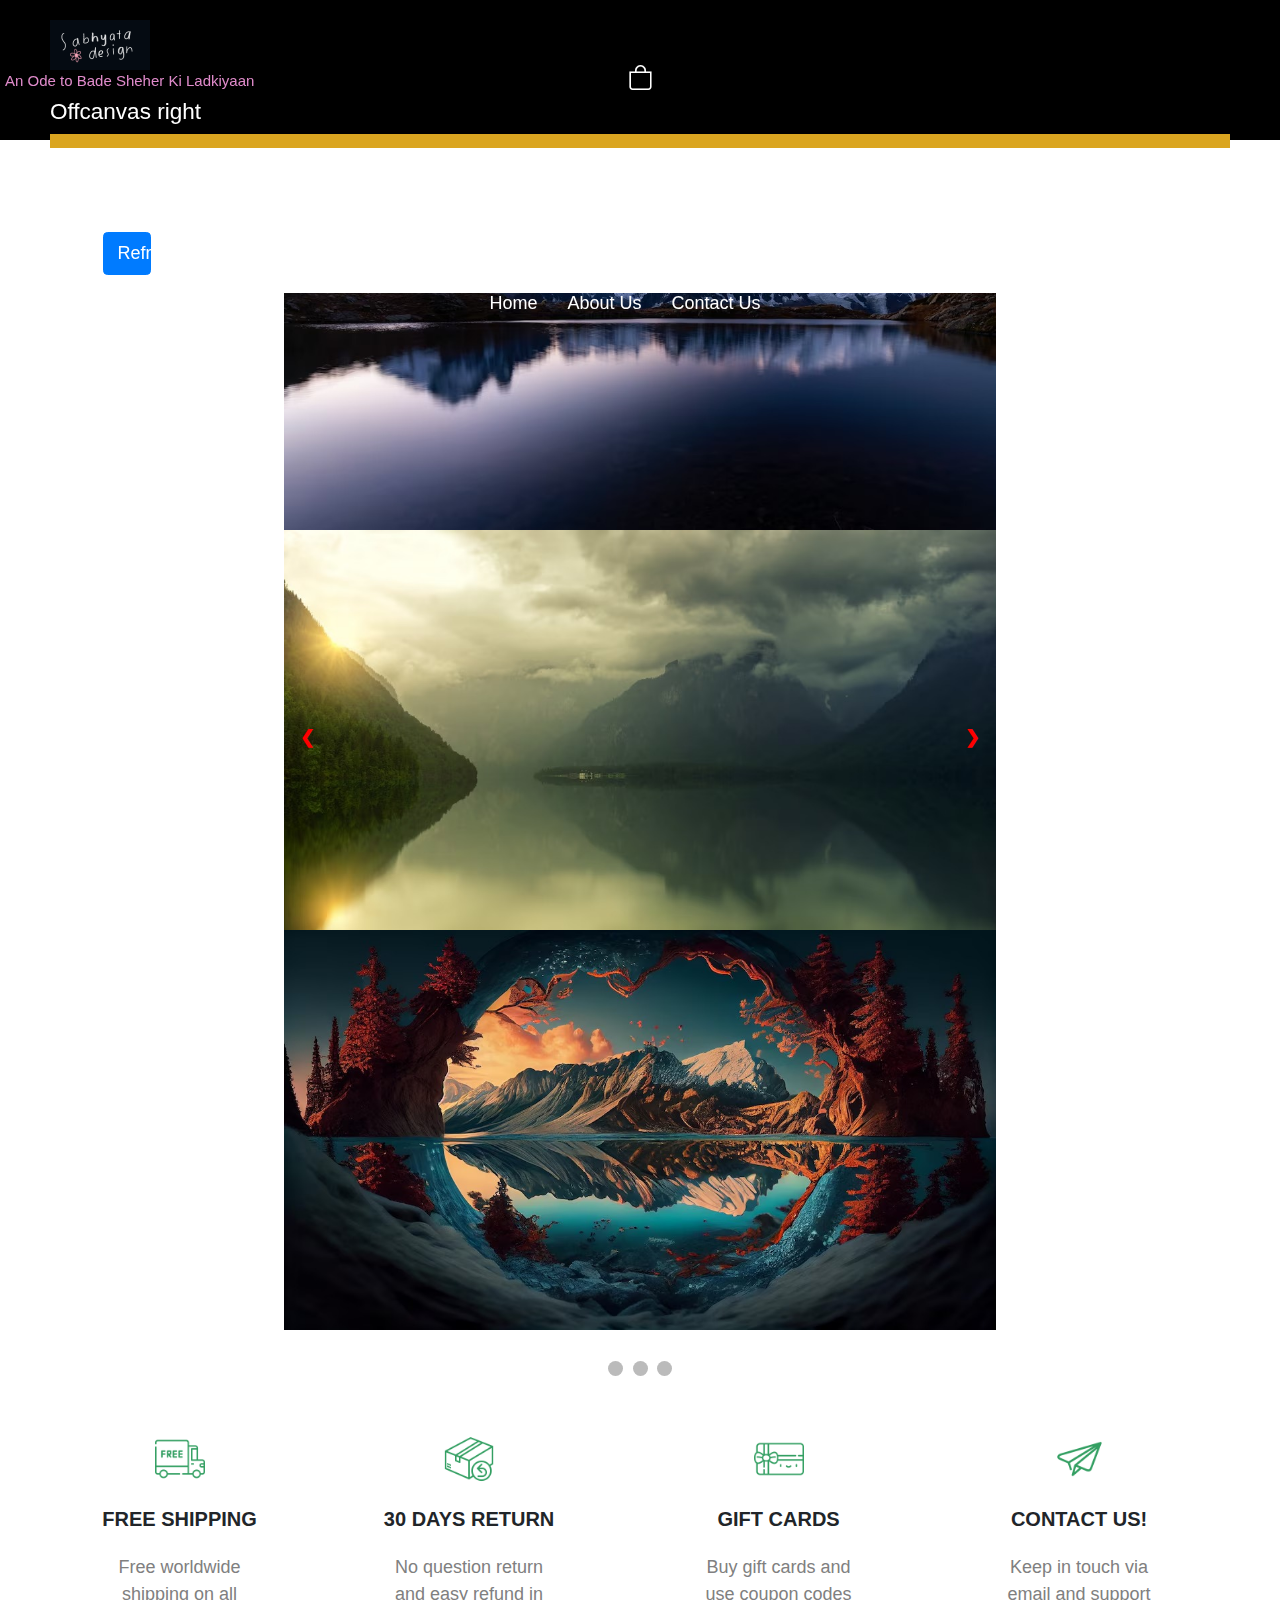
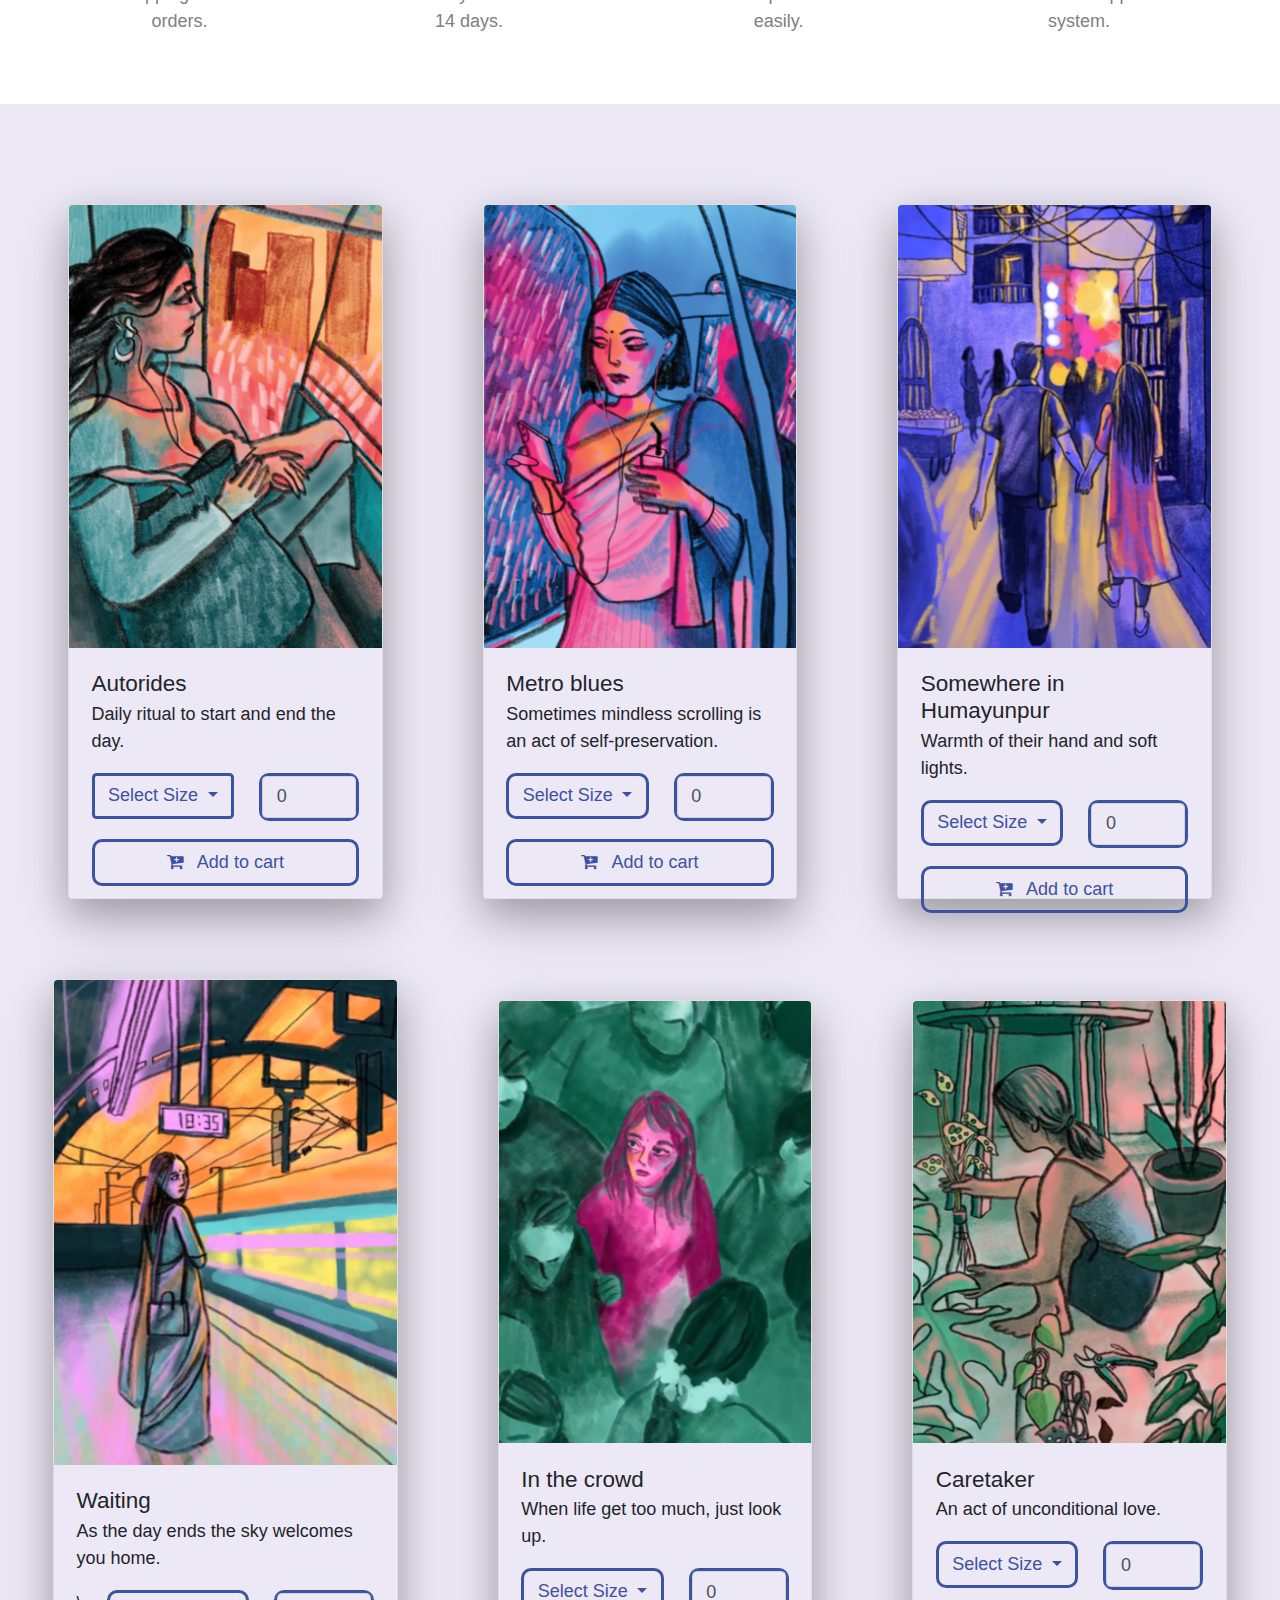
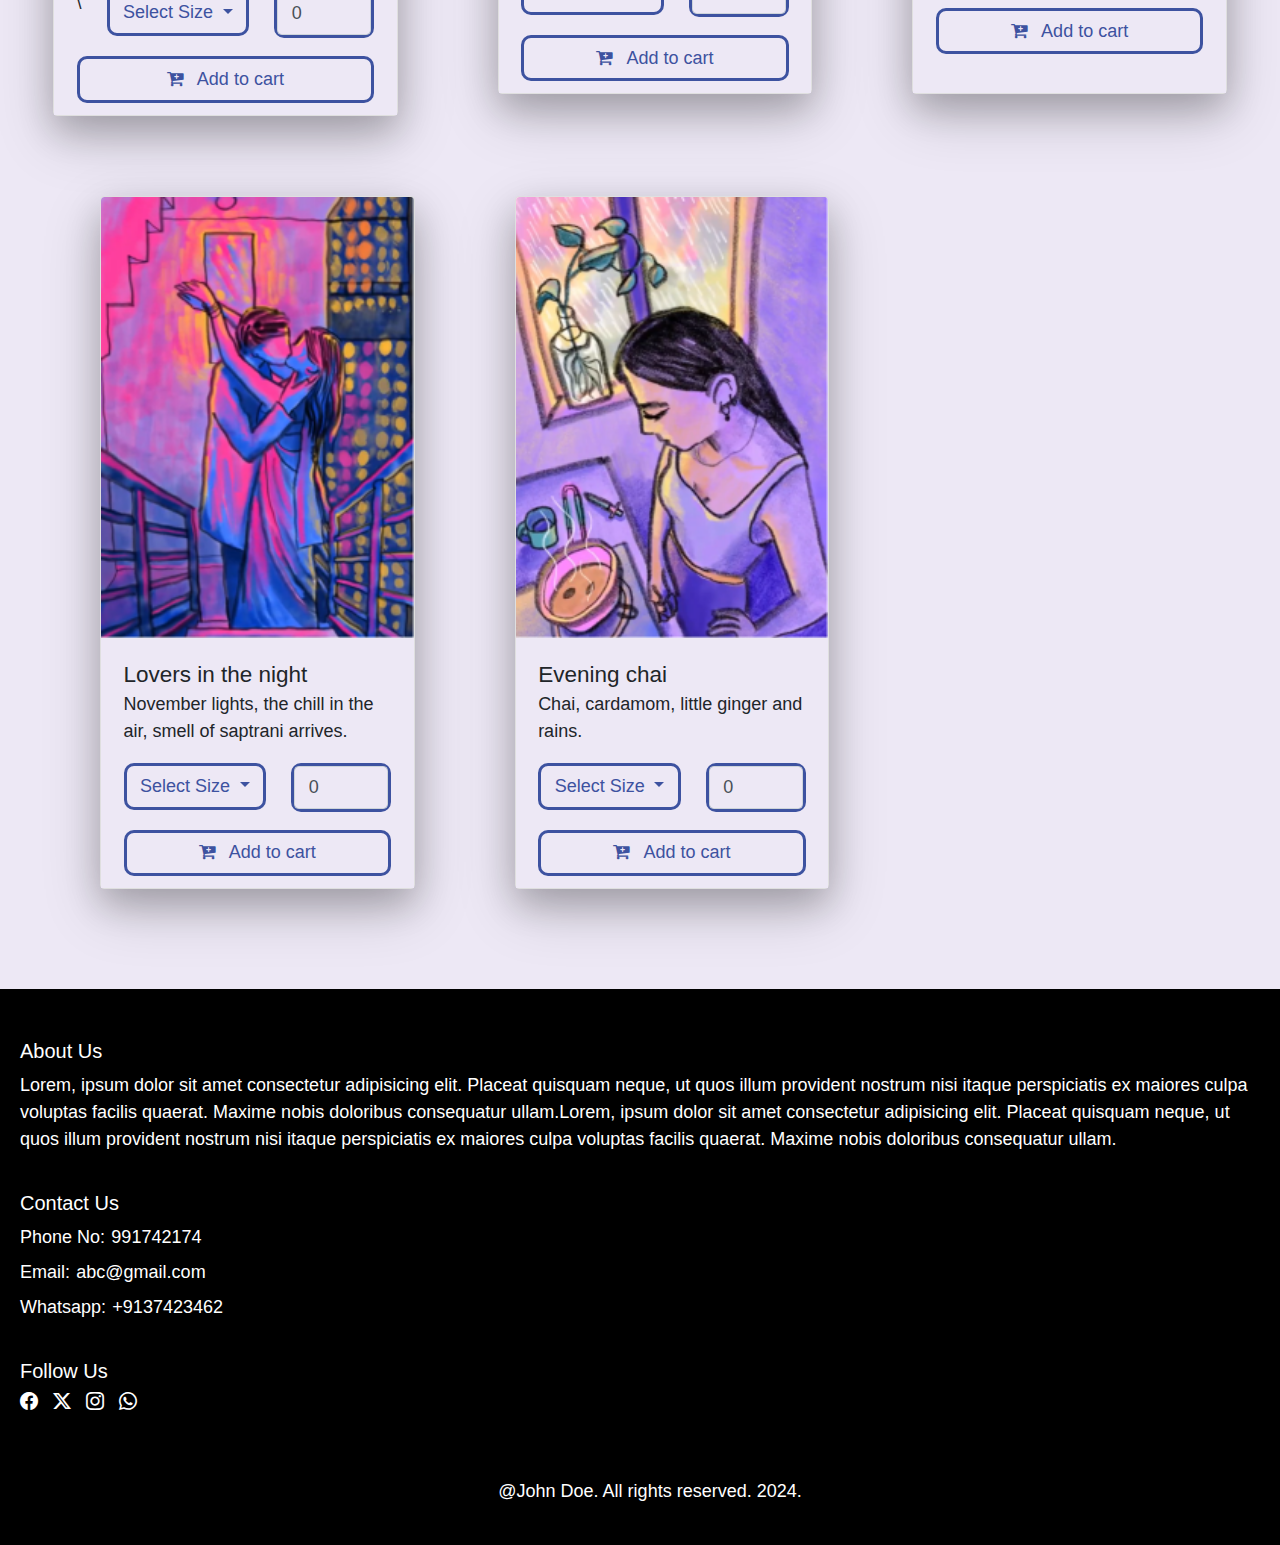
<file: index.html>
<html lang="en">
<head>
    <meta charset="UTF-8">
    <meta http-equiv="X-UA-Compatible" content="IE=edge">
    <meta name="viewport" content="width=device-width, initial-scale=1.0">
    <link rel="preconnect" href="https://fonts.googleapis.com">
<link rel="preconnect" href="https://fonts.gstatic.com" crossorigin>
<link href="https://fonts.googleapis.com/css2?family=League+Spartan:wght@500&family=Nunito&family=Palanquin+Dark:wght@500&family=Roboto+Slab:wght@700&display=swap" rel="stylesheet">
    <link rel="stylesheet" href="style.css">
    <title>Nike Store</title>
    <link rel="stylesheet" href="https://cdn.jsdelivr.net/npm/bootstrap-icons@1.11.3/font/bootstrap-icons.min.css">
    <link
    href="https://cdn.jsdelivr.net/npm/bootstrap@5.3.2/dist/css/bootstrap.min.css"
    rel="stylesheet"
    integrity="sha384-T3c6CoIi6uLrA9TneNEoa7RxnatzjcDSCmG1MXxSR1GAsXEV/Dwwykc2MPK8M2HN"
    crossorigin="anonymous"/>
    <link rel="stylesheet" href="cart.css">
    <link rel="stylesheet" href="https://stackpath.bootstrapcdn.com/bootstrap/4.4.1/css/bootstrap.min.css">
    <link rel="stylesheet" href="https://cdnjs.cloudflare.com/ajax/libs/font-awesome/4.7.0/css/font-awesome.min.css">
    <script>
      function addToCart(productId, productName, productPrice, productImage) {

        var cart = JSON.parse(localStorage.getItem('cart')) || [];

        var existingProduct = cart.find(product => product.id === productId);

        if (existingProduct) {
         
            confirm('Product is already in the cart!');
        } else {
     
            cart.push({ id: productId, name: productName, price: productPrice, image: productImage });

            
            localStorage.setItem('cart', JSON.stringify(cart));

            alert(productName+' add to the cart');
        }
    }
    </script>
    <style>
        p{
            margin-top: -10px;
        }
       .card-body{
        height: 250px;
        background-color: #EDE8F5;
       }
       a{
        color: #fff;
        border: none;
        text-decoration: none;
       }
       .card{
        box-shadow: 0 15px 35px 0 rgba(0, 0, 0, 0.2), 0 20px 60px 0 rgba(0, 0, 0, 0.19);
       }
       .surajbtn{
        background:transparent; border:3px solid #3D52A0; color:#3D52A0;
        border-radius: 10px;
       }
    </style>
</head>

<body>
    <nav style="background-color: black; height:140px;" id="nav" class="fixed-top">
        <div class="navTop">
            <div class="navItem">
                 <img src="img/sabby-banner.gif" alt="" width="100px"> 
            </div>
            <div class="navItem">
             
                </div>
            </div>
            <div class="navItem">
                <span  class="limitedOffer">An Ode to Bade Sheher Ki Ladkiyaan</span>
            </div>
            <div style="display: flex; justify-content: right;" class="navItem">
              <button style="margin-top: -35px;" class="btn" type="button" data-bs-toggle="offcanvas" data-bs-target="#offcanvasRight" aria-controls="offcanvasRight"><i style="font-size: 25px;color: white;" class="bi bi-bag"></i></button></div>

<div class="offcanvas offcanvas-end" tabindex="-1" id="offcanvasRight" aria-labelledby="offcanvasRightLabel">
  <div class="offcanvas-header">
    <h5 class="offcanvas-title" id="offcanvasRightLabel">Offcanvas right</h5>
    <button type="button" class="btn-close" data-bs-dismiss="offcanvas" aria-label="Close"></button>
  </div>
  <div class="offcanvas-body">
    <div class="container p-3 rounded cart">
      <div class="row no-gutters">
          <div class="col-md-8">
              <div class="product-details mr-2">
                <div style="width: 175%;" class="d-flex justify-content-between align-items-center p-2 items rounded">
                  <div class="container-fluid">
                          <div  id="cartDetails" class="container mt-3"></div>
                          </div>
                  </div>
                  <div style="margin-top: 30px;" class="container-fluid">
                    <button  type="button" class="btn btn-primary" id="refreshCartBtn">Refresh</button>
                  </div>
          
              </div>
          </div>
      </div>
    </div>
  </div>
</div>
        <div class="navBottom">
            <h3 class="menuItem"><a href="#home">Home</a></h3>
            <h3 class="menuItem"><a href="#about">About Us</a></h3>
            <h3 class="menuItem"><a href="#contact">Contact Us</a></h3>
        </div>
    </nav>

    <div style="margin-top: 130px;" class="slideshow-container">

     
      <div class="mySlides1 fade1">
      
        <img src="img/img1.jpg" style="width:100%; height: 400px;">
        
      </div>
    
      <div class="mySlides1 fade1">
       
        <img src="img/img2.jpg" style="width:100%; height: 400px;">
        
      </div>
    
      <div class="mySlides1 fade1">
        
        <img src="img/img3.jpg" style="width:100%; height: 400px;">
      </div>
    
     
      <a style="color: red;" class="prev" onclick="plusSlides(-1)">&#10094;</a>
      <a style="color: red;" class="next" onclick="plusSlides(1)">&#10095;</a>
    </div>
    <br>
    
 
    <div style="text-align:center">
      <span class="dot" onclick="currentSlide(1)"></span>
      <span class="dot" onclick="currentSlide(2)"></span>
      <span class="dot" onclick="currentSlide(3)"></span>
    </div>
    
 
   
    <div class="features">
        <div class="feature">
            <img src="./img/shipping.png" alt="" class="featureIcon">
            <span class="featureTitle">FREE SHIPPING</span>
            <span class="featureDesc">Free worldwide shipping on all orders.</span>
        </div>
        <div class="feature">
            <img class="featureIcon" src="./img/return.png" alt="">
            <span class="featureTitle">30 DAYS RETURN</span>
            <span class="featureDesc">No question return and easy refund in 14 days.</span>
        </div>
        <div class="feature">
            <img class="featureIcon" src="./img/gift.png" alt="">
            <span class="featureTitle">GIFT CARDS</span>
            <span class="featureDesc">Buy gift cards and use coupon codes easily.</span>
        </div>
        <div class="feature">
            <img class="featureIcon" src="./img/contact.png" alt="">
            <span class="featureTitle">CONTACT US!</span>
            <span class="featureDesc">Keep in touch via email and support system.</span>
        </div>
    </div>

 
      <div style="background-color: #EDE8F5;" class="features">
        <div class="galleryItem">
          
        <div class="card">
            <img src="img/1.png" class="card-img-top" alt="...">
            <div style="background-color: #EDE8F5;" class="card-body" >
              <h5 class="card-title">Autorides</h5>
              <p class="card-text">Daily ritual to start and end the day.</p>
              
              <div style="display: flex; gap:25px;" class="form-group">
               
                <div class="dropdown">
                    <button style="background:transparent; border:3px solid #3D52A0; color:#3D52A0;"  class="btn btn-secondary dropdown-toggle" type="button" id="dropdownMenuButton" data-bs-toggle="dropdown" aria-expanded="false">
                      Select Size
                    </button>
                    <ul class="dropdown-menu" aria-labelledby="dropdownMenuButton">
                      <li><a class="dropdown-item" href="#" onclick="selectSize('A')">A3</a></li>
                      <li><a class="dropdown-item" href="#" onclick="selectSize('A4')">A4</a></li>
                    </ul>
                  </div>
                <div style="width:100px;" class="input-group quantity-selector surajbtn surajbtn">
                    <input style="background:  #EDE8F5;" type="number" id="inputQuantitySelector" class="form-control" aria-live="polite" data-bs-step="counter" name="quantity" title="quantity" value="0" min="0" max="10" step="1" data-bs-round="0" aria-label="Quantity selector">
                  
                  </div>
              </div>
              <center>
              <button type="button" class="btn surajbtn" onclick="addToCart('product1','Item 1','25.00','img/1.png')"><i class="fa fa-cart-plus mr-2"></i> Add to
                cart</button></center></div>
              </div>
            </div>
        <div class="galleryItem">
          
        <div class="card">
            <img src="img/2.png" class="card-img-top" alt="...">
            <div class="card-body" >
              <h5 class="card-title">Metro blues</h5>
              <p class="card-text">Sometimes mindless scrolling is an act of self-preservation.</p>
              
              <div style="display: flex; gap:25px;" class="form-group">
                
                <div class="dropdown">
                    <button class="btn surajbtn dropdown-toggle" type="button" id="dropdownMenuButton" data-bs-toggle="dropdown" aria-expanded="false">
                      Select Size
                    </button>
                    <ul class="dropdown-menu" aria-labelledby="dropdownMenuButton">
                      <li><a class="dropdown-item" href="#" onclick="selectSize('A')">A3</a></li>
                      <li><a class="dropdown-item" href="#" onclick="selectSize('A4')">A4</a></li>
                    </ul>
                  </div>
                <div style="width:100px;" class="input-group quantity-selector surajbtn">
                    <input style="background-color:#EDE8F5;" type="number" id="inputQuantitySelector" class="form-control" aria-live="polite" data-bs-step="counter" name="quantity" title="quantity" value="0" min="0" max="10" step="1" data-bs-round="0" aria-label="Quantity selector">
                   
                  </div>
              </div>
              <center>
                <button type="button" class="btn surajbtn" onclick="addToCart('product3','Item 1','25.00','img/1.png')"><i class="fa fa-cart-plus mr-2"></i> Add to
                  cart</button></center></div>
              </div>
        
        </div>
        <div class="galleryItem">
           
                <div class="card">
                    <img src="img/3.png" class="card-img-top" alt="...">
                    <div class="card-body" >
                      <h5 class="card-title">Somewhere in Humayunpur</h5>
                      <p class="card-text">Warmth of their hand and soft lights.</p>
                     
                      <div style="display: flex; gap:25px;" class="form-group">
                      
                        <div class="dropdown">
                            <button class="btn surajbtn dropdown-toggle" type="button" id="dropdownMenuButton" data-bs-toggle="dropdown" aria-expanded="false">
                              Select Size
                            </button>
                            <ul class="dropdown-menu" aria-labelledby="dropdownMenuButton">
                              <li><a class="dropdown-item" href="#" onclick="selectSize('A')">A3</a></li>
                              <li><a class="dropdown-item" href="#" onclick="selectSize('A4')">A4</a></li>
                            </ul>
                          </div>
                        <div style="width:100px;" class="input-group quantity-selector surajbtn">
                            <input style="background-color:#EDE8F5;" type="number" id="inputQuantitySelector" class="form-control" aria-live="polite" data-bs-step="counter" name="quantity" title="quantity" value="0" min="0" max="10" step="1" data-bs-round="0" aria-label="Quantity selector">
                         
                          </div>
                      </div>
                      <center>
                        <button type="button" class="btn surajbtn" onclick="addToCart('product3','Item 3','25.00','img/3.png')"><i class="fa fa-cart-plus mr-2"></i> Add to
                          cart</button></center></div>
                      </center></div>
                      </div>
        </div></div>
        <div style="background-color: #EDE8F5;" class="features space">
        <div class="galleryItem">
          
        <div class="card">
            <img src="img/4.png" class="card-img-top" alt="...">
            <div class="card-body" >
              <h5 class="card-title">Waiting</h5>
              <p class="card-text">As the day ends the sky welcomes you home.</p>
             
              <div style="display: flex; gap:25px;" class="form-group">
              \
                <div class="dropdown">
                    <button class="btn surajbtn dropdown-toggle" type="button" id="dropdownMenuButton" data-bs-toggle="dropdown" aria-expanded="false">
                      Select Size
                    </button>
                    <ul class="dropdown-menu" aria-labelledby="dropdownMenuButton">
                      <li><a class="dropdown-item" href="#" onclick="selectSize('A')">A3</a></li>
                      <li><a class="dropdown-item" href="#" onclick="selectSize('A4')">A4</a></li>
                    </ul>
                  </div>
                <div style="width:100px;" class="input-group quantity-selector surajbtn">
                    <input style="background-color:#EDE8F5;" type="number" id="inputQuantitySelector" class="form-control" aria-live="polite" data-bs-step="counter" name="quantity" title="quantity" value="0" min="0" max="10" step="1" data-bs-round="0" aria-label="Quantity selector">
                   
                  </div>
              </div>
              <center>
                <button type="button" class="btn surajbtn" onclick="addToCart('product4','Item 4','25.00','img/4.png')"><i class="fa fa-cart-plus mr-2"></i> Add to
                  cart</button></center></div>
              </div>
        </div>
        <div class="galleryItem">

     
        <div class="card">
            <img src="img/5.png" class="card-img-top" alt="...">
            <div class="card-body" >
              <h5 class="card-title">In the crowd</h5>
              <p class="card-text">When life get too much, just look up.</p>
               
              <div style="display: flex; gap:25px;" class="form-group">
               
                <div class="dropdown">
                    <button class="btn surajbtn dropdown-toggle" type="button" id="dropdownMenuButton" data-bs-toggle="dropdown" aria-expanded="false">
                      Select Size
                    </button>
                    <ul class="dropdown-menu" aria-labelledby="dropdownMenuButton">
                      <li><a class="dropdown-item" href="#" onclick="selectSize('A')">A3</a></li>
                      <li><a class="dropdown-item" href="#" onclick="selectSize('A4')">A4</a></li>
                    </ul>
                  </div>
                <div style="width:100px;" class="input-group quantity-selector surajbtn">
                    <input style="background-color:#EDE8F5;" type="number" id="inputQuantitySelector" class="form-control" aria-live="polite" data-bs-step="counter" name="quantity" title="quantity" value="0" min="0" max="10" step="1" data-bs-round="0" aria-label="Quantity selector">
                   
                  </div>
              </div>
              <center>
                <button type="button" class="btn surajbtn" onclick="addToCart('product5','Item 5','25.00','img/5.png')"><i class="fa fa-cart-plus mr-2"></i> Add to
                  cart</button></center></div>
              </div>
        </div>
        <div class="galleryItem">
            <div class="card">
        
                <img src="img/6.png" class="card-img-top" alt="...">
            <div class="card-body" >
              <h5 class="card-title">Caretaker</h5>
              <p class="card-text">An act of unconditional love.</p>
               
              <div style="display: flex; gap:25px;" class="form-group">
               
                <div class="dropdown">
                    <button class="btn surajbtn dropdown-toggle" type="button" id="dropdownMenuButton" data-bs-toggle="dropdown" aria-expanded="false">
                      Select Size
                    </button>
                    <ul class="dropdown-menu" aria-labelledby="dropdownMenuButton">
                      <li><a class="dropdown-item" href="#" onclick="selectSize('A')">A3</a></li>
                      <li><a class="dropdown-item" href="#" onclick="selectSize('A4')">A4</a></li>
                    </ul>
                  </div>
                <div style="width:100px;" class="input-group quantity-selector surajbtn">
                    <input style="background-color:#EDE8F5;" type="number" id="inputQuantitySelector" class="form-control" aria-live="polite" data-bs-step="counter" name="quantity" title="quantity" value="0" min="0" max="10" step="1" data-bs-round="0" aria-label="Quantity selector">
                   
                  </div>
              </div>
              <center>
                <button type="button" class="btn surajbtn" onclick="addToCart('product6','Item 6','25.00','img/6.png')"><i class="fa fa-cart-plus mr-2"></i> Add to
                  cart</button></center></div>
              </div>
        </div>
    </div>
    <div style="background-color: #EDE8F5;" class="features space">
        <div class="galleryItem">
            <div class="card">
        
        <img src="img/7.png" class="card-img-top" alt="...">
        <div class="card-body" >
          <h5 class="card-title">Lovers in the night</h5>
          <p class="card-text">November lights, the chill in the air, smell of saptrani arrives.</p>
           
          <div style="display: flex; gap:25px;" class="form-group">
           
            <div class="dropdown">
                <button class="btn surajbtn dropdown-toggle" type="button" id="dropdownMenuButton" data-bs-toggle="dropdown" aria-expanded="false">
                  Select Size
                </button>
                <ul class="dropdown-menu" aria-labelledby="dropdownMenuButton">
                  <li><a class="dropdown-item" href="#" onclick="selectSize('A')">A3</a></li>
                  <li><a class="dropdown-item" href="#" onclick="selectSize('A4')">A4</a></li>
                </ul>
              </div>
            <div style="width:100px;" class="input-group quantity-selector surajbtn">
                <input style="background-color:#EDE8F5;" type="number" id="inputQuantitySelector" class="form-control" aria-live="polite" data-bs-step="counter" name="quantity" title="quantity" value="0" min="0" max="10" step="1" data-bs-round="0" aria-label="Quantity selector">
               
              </div>
          </div>
          <center>
            <button type="button" class="btn surajbtn" onclick="addToCart('product7','Item 7','25.00','img/7.png')"><i class="fa fa-cart-plus mr-2"></i> Add to
              cart</button></center></div>
          </div>
    </div>
          
          <div class="galleryItem">
           
         <div class="card">
            <img src="img/8.png" class="card-img-top" alt="...">
        <div class="card-body" >
          <h5 class="card-title">Evening chai</h5>
          <p class="card-text">Chai, cardamom, little ginger and rains.</p>
           
          <div style="display: flex; gap:25px;" class="form-group">
            
            <div class="dropdown">
                <button class="btn surajbtn dropdown-toggle" type="button" id="dropdownMenuButton" data-bs-toggle="dropdown" aria-expanded="false">
                  Select Size
                </button>
                <ul class="dropdown-menu" aria-labelledby="dropdownMenuButton">
                  <li><a class="dropdown-item" href="#" onclick="selectSize('A')">A3</a></li>
                  <li><a class="dropdown-item" href="#" onclick="selectSize('A4')">A4</a></li>
                </ul>
              </div>
            <div style="width:100px;" class="input-group quantity-selector surajbtn">
                <input style="background-color:#EDE8F5;" type="number" id="inputQuantitySelector" class="form-control" aria-live="polite" data-bs-step="counter" name="quantity" title="quantity" value="0" min="0" max="10" step="1" data-bs-round="0" aria-label="Quantity selector">
               
              </div>
          </div>
          <center>
            <button type="button" class="btn surajbtn" onclick="addToCart('product8','Item 8','25.00','img/8.png')"><i class="fa fa-cart-plus mr-2"></i> Add to
              cart</button></center></div>
          </div>
           </div>
           <div class="galleryItem">
           </div>
           </div>
   
    <footer style="background: #0000; width:100%;">
        <div style="background: #000; padding-left: 20px; padding-top: 30px;" class="footerclass">
            <div class="footersj">
                <h1 id="about" style="color: #fff;" class="fMenuTitle">About Us</h1>
                <p style="padding-right: 20px; color: #fff;">Lorem, ipsum dolor sit amet consectetur adipisicing elit. Placeat quisquam neque, ut quos illum provident nostrum nisi itaque perspiciatis ex maiores culpa voluptas facilis quaerat. Maxime nobis doloribus consequatur ullam.Lorem, ipsum dolor sit amet consectetur adipisicing elit. Placeat quisquam neque, ut quos illum provident nostrum nisi itaque perspiciatis ex maiores culpa voluptas facilis quaerat. Maxime nobis doloribus consequatur ullam.</p>
                <h1 id="contact" style="color: #fff;" class="fMenuTitle">Contact Us</h1>
                <div class="contactitems">
                   <div style="display: flex;"> <p style="margin-right: 0.5%; color:#fff ; font-weight: 500;">Phone No:</p>
                    <p style="margin-right: 5%; color: #fff;">991742174</p></div>
                    <div style="display: flex;"><p style="margin-right: 0.5%;  color:#fff ; font-weight: 500;">Email:</p>
                    <p style="margin-right: 5%; color: #fff;">abc@gmail.com</p></div>
                    <div style="display: flex;"><p style="margin-right: 0.5%;  color:#fff ; font-weight: 500;">Whatsapp:</p>
                    <p style="margin-right: 5%; color: #fff;">+9137423462</p></div>
                </div>
                <h1 style="color: #fff;" class="fMenuTitle">Follow Us</h1>
                <div style="display: flex;">
                <div class="fIcons">
                    <p class="fIcon"><i class="bi bi-facebook"></i></p>
                    <p class="fIcon"><i class="bi bi-twitter-x"></i></p>
                    <p class="fIcon"><i class="bi bi-instagram"></i></p>
                    <p class="fIcon"><i class="bi bi-whatsapp"></i></p>
                </div>
            </div>
            <center style="padding: 40px;">
                <span style=" background-color: #0000;" class="copyright">@John Doe. All rights reserved. 2024.</span>
            </center>
              
            </div>
           
     
        </div>
    </footer>
    <script
            src="https://cdn.jsdelivr.net/npm/@popperjs/core@2.11.8/dist/umd/popper.min.js"
            integrity="sha384-I7E8VVD/ismYTF4hNIPjVp/Zjvgyol6VFvRkX/vR+Vc4jQkC+hVqc2pM8ODewa9r"
            crossorigin="anonymous"
        ></script>

        <script
            src="https://cdn.jsdelivr.net/npm/bootstrap@5.3.2/dist/js/bootstrap.min.js"
            integrity="sha384-BBtl+eGJRgqQAUMxJ7pMwbEyER4l1g+O15P+16Ep7Q9Q+zqX6gSbd85u4mG4QzX+"
            crossorigin="anonymous"
        ></script>
        <script src="cart.js"></script>
</body>
</html>
</file>
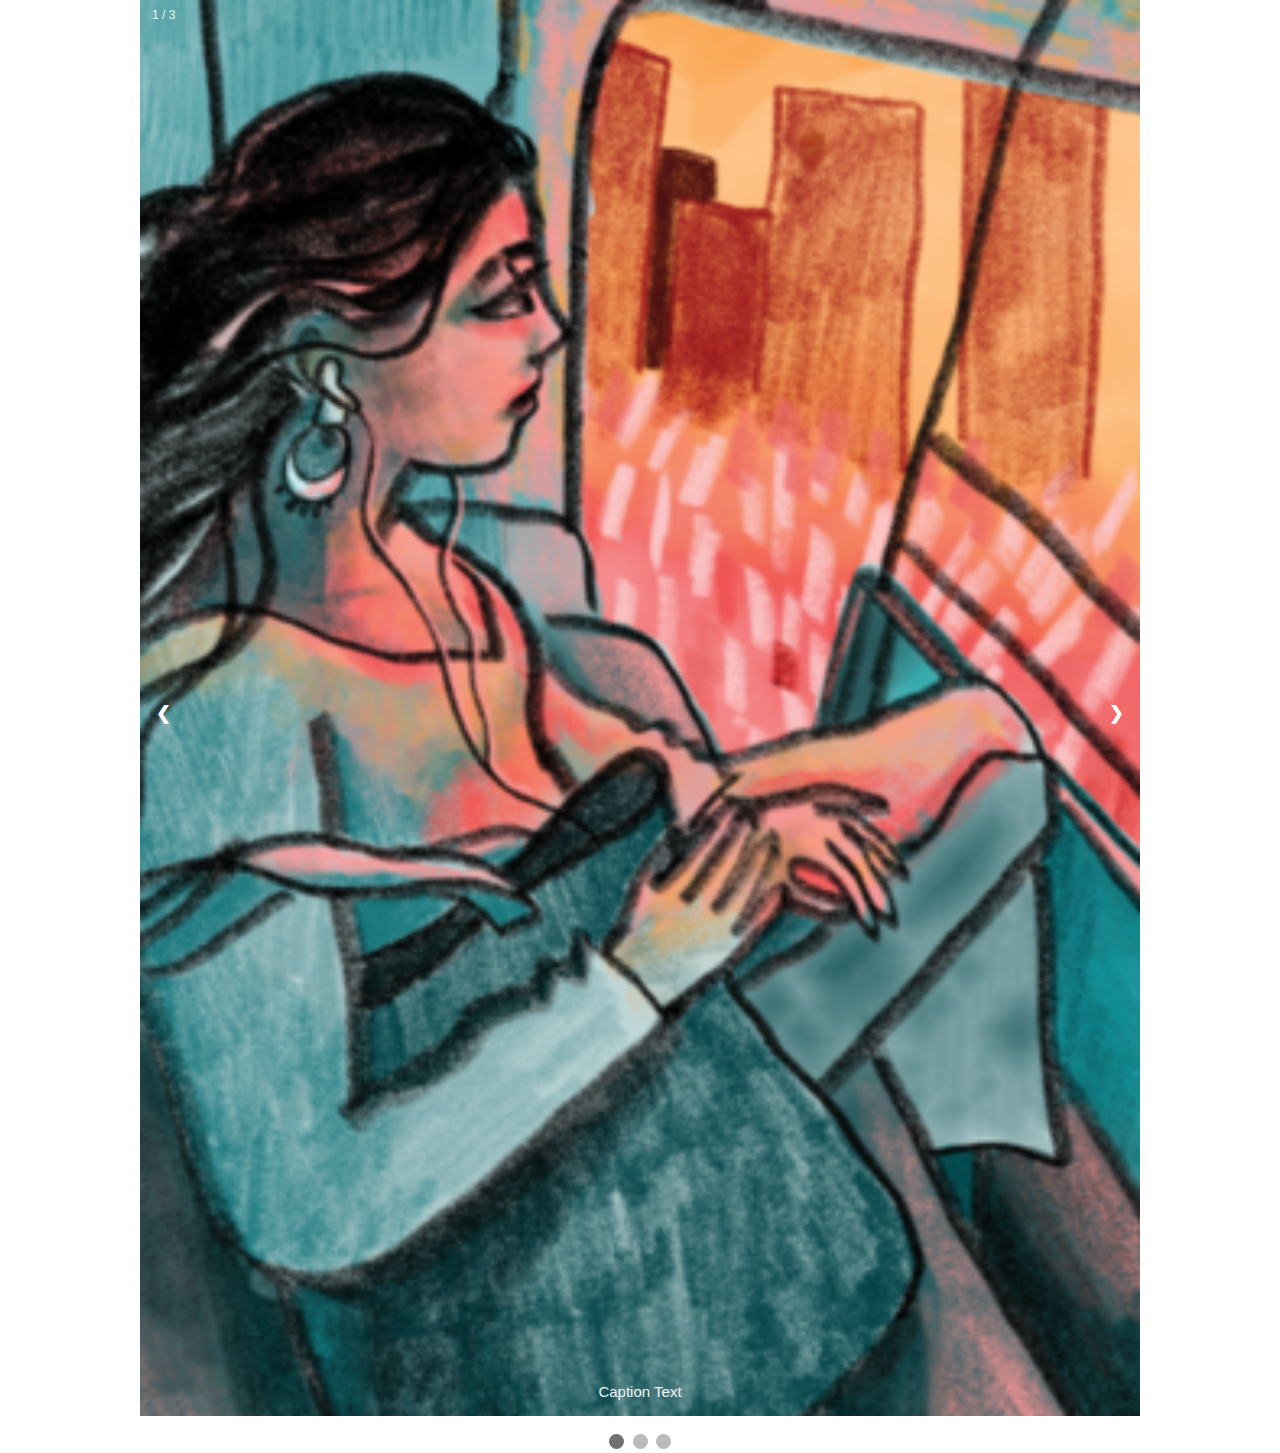
<file: slider.html>
<!DOCTYPE html>
<html>
<head>
<meta name="viewport" content="width=device-width, initial-scale=1">
<style>
* {box-sizing: border-box}
body {font-family: Verdana, sans-serif; margin:0}
.mySlides {display: none}
img {vertical-align: middle;}

/* Slideshow container */
.slideshow-container {
  max-width: 1000px;
  position: relative;
  margin: auto;
}

/* Next & previous buttons */
.prev, .next {
  cursor: pointer;
  position: absolute;
  top: 50%;
  width: auto;
  padding: 16px;
  margin-top: -22px;
  color: white;
  font-weight: bold;
  font-size: 18px;
  transition: 0.6s ease;
  border-radius: 0 3px 3px 0;
  user-select: none;
}

/* Position the "next button" to the right */
.next {
  right: 0;
  border-radius: 3px 0 0 3px;
}

/* On hover, add a black background color with a little bit see-through */
.prev:hover, .next:hover {
  background-color: rgba(0,0,0,0.8);
}

/* Caption text */
.text {
  color: #f2f2f2;
  font-size: 15px;
  padding: 8px 12px;
  position: absolute;
  bottom: 8px;
  width: 100%;
  text-align: center;
}

/* Number text (1/3 etc) */
.numbertext {
  color: #f2f2f2;
  font-size: 12px;
  padding: 8px 12px;
  position: absolute;
  top: 0;
}

/* The dots/bullets/indicators */
.dot {
  cursor: pointer;
  height: 15px;
  width: 15px;
  margin: 0 2px;
  background-color: #bbb;
  border-radius: 50%;
  display: inline-block;
  transition: background-color 0.6s ease;
}

.active, .dot:hover {
  background-color: #717171;
}

/* Fading animation */
.fade {
  animation-name: fade;
  animation-duration: 1.5s;
}

@keyframes fade {
  from {opacity: .4} 
  to {opacity: 1}
}

/* On smaller screens, decrease text size */
@media only screen and (max-width: 300px) {
  .prev, .next,.text {font-size: 11px}
}
</style>
</head>
<body>

<div class="slideshow-container">

<div class="mySlides fade">
  <div class="numbertext">1 / 3</div>
  <img src="img/1.png" style="width:100%">
  <div class="text">Caption Text</div>
</div>

<div class="mySlides fade">
  <div class="numbertext">2 / 3</div>
  <img src="img/2.png" style="width:100%">
  <div class="text">Caption Two</div>
</div>

<div class="mySlides fade">
  <div class="numbertext">3 / 3</div>
  <img src="img/3.png" style="width:100%">
  <div class="text">Caption Three</div>
</div>

<a class="prev" onclick="plusSlides(-1)">❮</a>
<a class="next" onclick="plusSlides(1)">❯</a>

</div>
<br>

<div style="text-align:center">
  <span class="dot" onclick="currentSlide(1)"></span> 
  <span class="dot" onclick="currentSlide(2)"></span> 
  <span class="dot" onclick="currentSlide(3)"></span> 
</div>

<script>
let slideIndex = 1;
showSlides(slideIndex);

function plusSlides(n) {
  showSlides(slideIndex += n);
}

function currentSlide(n) {
  showSlides(slideIndex = n);
}

function showSlides(n) {
  let i;
  let slides = document.getElementsByClassName("mySlides");
  let dots = document.getElementsByClassName("dot");
  if (n > slides.length) {slideIndex = 1}    
  if (n < 1) {slideIndex = slides.length}
  for (i = 0; i < slides.length; i++) {
    slides[i].style.display = "none";  
  }
  for (i = 0; i < dots.length; i++) {
    dots[i].className = dots[i].className.replace(" active", "");
  }
  slides[slideIndex-1].style.display = "block";  
  dots[slideIndex-1].className += " active";
}
</script>

</body>
</html>
</file>
<file: style.css>
html {
  scroll-behavior: smooth;
  font-family: 'League Spartan', sans-serif;
font-family: 'Nunito', sans-serif;
font-family: 'Palanquin Dark', sans-serif;
font-family: 'Roboto Slab', serif;
  
}

body {
  font-family: "Lato", sans-serif;
  padding: 0;
  margin: 0;
}

* {box-sizing: border-box}
body {font-family: Verdana, sans-serif; margin:0}
img {vertical-align: middle;}

/* Slideshow container */
.slideshow-container {
  max-width: 1000px;
  position: relative;
  margin: auto;
}

/* Next & previous buttons */
.prev, .next {
  cursor: pointer;
  position: absolute;
  top: 50%;
  width: auto;
  padding: 16px;
  margin-top: -22px;
  color: white;
  font-weight: bold;
  font-size: 18px;
  transition: 0.6s ease;
  border-radius: 0 3px 3px 0;
  user-select: none;
}

/* Position the "next button" to the right */
.next {
  right: 0;
  border-radius: 3px 0 0 3px;
}

/* On hover, add a black background color with a little bit see-through */
.prev:hover, .next:hover {
  background-color: rgba(0,0,0,0.8);
}

/* Caption text */
.text {
  color: #f2f2f2;
  font-size: 15px;
  padding: 8px 12px;
  position: absolute;
  bottom: 8px;
  width: 100%;
  text-align: center;
}

/* Number text (1/3 etc) */
.numbertext {
  color: #f2f2f2;
  font-size: 12px;
  padding: 8px 12px;
  position: absolute;
  top: 0;
}

/* The dots/bullets/indicators */
.dot {
  cursor: pointer;
  height: 15px;
  width: 15px;
  margin: 0 2px;
  background-color: #bbb;
  border-radius: 50%;
  display: inline-block;
  transition: background-color 0.6s ease;
}

.active, .dot:hover {
  background-color: #717171;
}

/* Fading animation */
.fade1 {
  animation-name: fade1;
  animation-duration: 1.5s;
}

@keyframes fade1 {
  from {opacity: .4} 
  to {opacity: 1}
}

/* On smaller screens, decrease text size */
@media only screen and (max-width: 300px) {
  .prev, .next,.text {font-size: 11px}
}


nav {
  /* background-color: #111; */
  background-color: #0000;
  color: white;
  padding: 20px 50px;
}

.navTop {
  display: flex;
  align-items: center;
  justify-content: space-between;
}

.search {
  display: flex;
  align-items: center;
  background-color: gray;
  padding: 10px 20px;
  border-radius: 10px;
}

.searchInput {
  border: none;
  background-color: transparent;
}

.searchInput::placeholder {
  color: lightgray;
}

.limitedOffer {
  cursor: pointer;
  font-size: 15px;
  color: rgb(224, 139, 203);
  margin-left: -45px;
}
@media screen and (max-width: 480px) {
  .limitedOffer {
    display:flex;
    justify-content: center;
    margin-left: 15px;
  }
  .navTop{
    display:flex;
    justify-content: center;
  }
}

.navBottom {
  display: flex;
  align-items: center;
  justify-content: center;

}

.menuItem {
  text-decoration: none;
  margin-right: 30px;
  cursor: pointer;
  color: lightgray;
  font-weight: 400;
  font-size: 20px;
}

.slider {
  background: url(https://images.pexels.com/photos/7078622/pexels-photo-7078622.jpeg?auto=compress&cs=tinysrgb&w=600);
  /* background: url("https://images.unsplash.com/photo-1604147495798-57beb5d6af73?ixlib=rb-1.2.1&ixid=MnwxMjA3fDB8MHxwaG90by1wYWdlfHx8fGVufDB8fHx8&auto=format&fit=crop&w=2370&q=80"); */
  clip-path: polygon(0 0, 100% 0, 100% 100%, 0 85%);
  overflow: hidden;
}

.sliderWrapper {
  display: flex;
  width: 500vw;
  transition: all 1.5s ease-in-out;
}


.sliderItem {
  width: 100vw;
  display: flex;
  align-items: center;
  justify-content: center;
  position: relative;
}

.sliderBg {
  width: 750px;
  height: 750px;
  border-radius: 50%;
  position: absolute;
}

.sliderImg {
  z-index: 1;
}
#firsts{
  width: 60rem;
}
#jordan{
  width:50rem;
  transform: rotate(20deg);
}
#thirds{
  width: 50rem;
  transform: rotate(20deg);
  /* filter: invert(100%); */
}
#crater{
  width: 50rem;
}

.sliderTitle {
  position: absolute;
  top: 10%;
  right: 10%;
  font-size: 60px;
  font-weight: 900;
  text-align: center;
  color: rgb(44, 182, 32);
  z-index: 1;
}

.sliderPrice {
  position: absolute;
  top: 10%;
  left: 10%;
  font-size: 60px;
  font-weight: 300;
  text-align: center;
  color: white;
  border: 1px solid gray;
  z-index: 1;
}

.buyButton {
  position: absolute;
  top: 85%;
  right: 43%;
  font-size: 30px;
  font-weight: 900;
  color: white;
  border: none;
  background:transparent;
  z-index: 1;
  cursor: pointer;
}

.sliderItem:nth-child(1) .sliderBg {
  background-color: #e283ce;
}
.sliderItem:nth-child(2) .sliderBg {
  background-color: rebeccapurple;
}
.sliderItem:nth-child(3) .sliderBg {
  background-color: teal;
}
.sliderItem:nth-child(4) .sliderBg {
  background-color: cornflowerblue;
}
.sliderItem:nth-child(5) .sliderBg {
  background-color: rgb(124, 115, 80);
}

.sliderItem:nth-child(1) .sliderPrice {
  color: #369e62;
}
.sliderItem:nth-child(2) .sliderPrice {
  color: white;
}
.sliderItem:nth-child(3) .sliderPrice {
  color: teal;
}
.sliderItem:nth-child(4) .sliderPrice {
  color: cornflowerblue;
}
.sliderItem:nth-child(5) .sliderPrice {
  color: cornsilk;
}

.features {
  display: flex;
  align-items: center;
  justify-content: space-between;
  padding: 50px;
}

@media screen and (min-width:360px){
  .space{
    margin-top: -120px;
  }
}

.feature {
  display: flex;
  flex-direction: column;
  align-items: center;
  text-align: center;
}

.featureIcon {
  width: 50px;
  height: 50px;
}

.featureTitle {
  font-size: 20px;
  font-weight: 600;
  margin: 20px;
}

.featureDesc {
  color: gray;
  width: 50%;
  height: 100px;
}

.product {
  height: 100vh;
  background-color: rgb(107, 101, 101);
  position: relative;
  clip-path: polygon(0 15%, 100% 0, 100% 100%, 0% 100%);
}

.payment {
  width: 500px;
  height: 500px;
  background-color: white;
  position: absolute;
  top: 0;
  bottom: 0;
  left: 0;
  right: 0;
  margin: auto;
  padding: 10px 50px;
  display: none;
  flex-direction: column;
  -webkit-box-shadow: 0px 0px 13px 2px rgba(0, 0, 0, 0.3);
  box-shadow: 0px 0px 13px 2px rgba(0, 0, 0, 0.3);
}

.payTitle {
  font-size: 20px;
  color: lightgray;
}

label {
  font-size: 14px;
  font-weight: 300;
}

.payInput {
  padding: 10px;
  margin: 10px 0px;
  border: none;
  border-bottom: 1px solid gray;
}

.payInput::placeholder {
  color: rgb(163, 163, 163);
}

.cardIcons {
  display: flex;
}

.cardIcon {
  margin-right: 10px;
}

.cardInfo {
  display: flex;
  justify-content: space-between;
}

.sm {
  width: 30%;
}

.payButton {
  position: absolute;
  height: 40px;
  bottom: -40;
  width: 100%;
  left: 0;
  -webkit-box-shadow: 0px 0px 13px 2px rgba(0, 0, 0, 0.3);
  box-shadow: 0px 0px 13px 2px rgba(0, 0, 0, 0.3);
  background-color: #369e62;
  color: white;
  border: none;
  cursor: pointer;
}

.close {
  width: 20px;
  height: 20px;
  position: absolute;
  background-color: gray;
  color: white;
  top: 10px;
  right: 10px;
  display: flex;
  align-items: center;
  justify-content: center;
  cursor: pointer;
  padding: 2px;
}

.productImg {
  width: 50%;
  margin-top: 6rem;
}

.productDetails {
  position: absolute;
  top: 10%;
  right: 0;
  width: 40%;
  padding: 50px;
}

.productTitle {
  font-size: 75px;
  font-weight: 900;
}

.productDesc {
  font-style: 24px;
  color: rgb(241, 234, 234);
}

.colors,
.sizes {
  display: flex;
  margin-bottom: 20px;
}

.color {
  width: 32px;
  height: 32px;
  border-radius: 5px;
  background-color: rgb(255, 247, 247);
  margin-right: 10px;
  cursor: pointer;
}

.color:last-child {
  background-color: darkblue;
}

.size {
  padding: 5px 20px;
  border: 1px solid black;
  margin-right: 10px;
  cursor: pointer;
  font-size: 20px;
}

.productButton {
  float: right;
  padding: 10px 20px;
  background-color: black;
  color: white;
  font-weight: 600;
  cursor: pointer;
}

.productButton:hover {
  background-color: white;
  color: black;
}

.gallery {
  padding: 50px;
  display: flex;
}

.galleryItem {
  flex: 1;
  padding: 50px;
}

.galleryImg {
  width: 100%;
}

.newSeason {
  display: flex;
}

.nsItem {
  flex: 1;
  background-color: black;
  color: white;
  display: flex;
  flex-direction: column;
  align-items: center;
  justify-content: center;
  text-align: center;
}

.nsImg {
  width: 100%;
  height: 500px;
}

.nsTitle {
  font-size: 40px;
}

.nsButton {
  padding: 15px;
  font-weight: 600;
  cursor: pointer;
}

footer {
  display: flex;
}

.footerLeft {
  display: flex;
  justify-content: space-between;
  padding: 50px;
}
.footerclass{
  display: flex;
}

.fMenuTitle {
  font-size: 20px;
  padding-bottom: 10px;
  padding-top: 20px;
}

.fList {
  padding: 0;
  list-style: none;
}

.fListItem {
  margin-bottom: 10px;
  color: gray;
  cursor: pointer;
}

.footerRight {
  flex: 1;
  padding: 50px;
  display: flex;
  flex-direction: column;
  justify-content: space-between;
}

.fInput {
  padding: 5px;
}

.fButton {
  padding: 5px;
  background-color: black;
  color: white;
}

.fIcons{
  display: flex;
}

.fIcon{
  color: #fff;
  width: 28px;
  height: 28px;
  margin-right: 5px;
}

.copyright{
  font-weight: 400;
  font-size: 18px;
  color: #fff;
}

@media screen and (max-width:480px) {
  .footersj{
    width: 100%;
  }
  .contactitems{
    display: grid;
    width: 370px;
  }
}

@media screen and (max-width:480px) {
  nav{
    padding: 20px;
  }

  .search{
    display: none;
  }

  .navBottom{
    flex-wrap: wrap;
  }

  .menuItem{
    text-decoration: none;
    margin: 10px;
    font-weight: 550;
    font-size: 15px;
  }

  .slider{
    clip-path: none;
  }

  .sliderImg{
    width: 90%;
  }

  .sliderBg{
    width: 100%;
    height: 100%;
  }

  .sliderTitle{
    display: none;
  }

  .sliderPrice{
    top: unset;
    bottom: -50;
    left: 0;
    background-color: lightgrey;
  }

  .bag{
    margin-top: -60px;
  }

  .buyButton{
    right: 0;
    top: 0;
  }

  .features{
    flex-direction: column;
  }

  .product{
    clip-path: none ;
    display: flex;
    flex-direction: column;
    align-items: center;
  }

  .productImg{
    width: 80%;
  }

  .productDetails{
    width: 100%;
    padding: 0;
    display: flex;
    flex-direction: column;
    align-items: center;
    text-align: center;
    position: relative;
    top: 0;
  }

  .productTitle{
    font-size: 50px;
    margin: 0;
  }


  .newSeason{
    flex-direction: column;
  }

  .nsItem:nth-child(2){
    padding: 50px;
  }

  footer{
    flex-direction: column;
    align-items: center;
  }

  .footerLeft{
    padding: 20px;
    width: 90%;
  }

  .footerRight{
    padding: 20px;
    width: 90%;
    align-items: center;
    background-color: whitesmoke;
  }

  .payment{
    width: 90%;
    padding: 20px;
  }
  .galleryItem{
    width: 130%;
  }
}
</file>
<file: cart.css>
*{
  margin: 0;
  padding: 0;
  box-sizing: border-box;
  font-family: 'poppins', sans-serif;
  font-size: 18px;
}
body{
  display: flex;
  align-items: center;
  justify-content: center;
  flex-direction: column;
}
.header{
  height: 80px;
  width: 70%;
  background: goldenrod;
  border-radius: 3px;
  margin: 30px 0px;
  display: flex;
  align-items: center;
  justify-content: space-between;
  padding: 15px;
}
.header .logo{
  font-size: 30px;
  font-weight: bold;
  color: white;
}
.cart{
  display: flex;
  background-color: white;
  justify-content: space-between;
  align-items: center;
  padding: 7px 10px;
  border-radius: 3px;
  width: 80px;
}
.fa-solid{
  color: goldenrod;
}
.cart p{
  height: 22px;
  width: 22px;
  display: flex;
  align-items: center;
  justify-content: center;
  border-radius: 22px;
  background-color: goldenrod;
  color: white;
}
.container1{
  display: flex;
  width: 70%;
  margin-bottom: 30px;
}
#root{
  width: 60%;
  display: grid;
  grid-template-columns: repeat(2, 1fr);
  grid-gap: 20px;
}
.sidebar{
  width: 40%;
  border-radius: 5px; 
  background-color: #eee;
  margin-left: 20px;
  padding: 15px;
  text-align: center;
}
.head{
  background: goldenrod;
  border-radius: 3px;
  height: 40px;
  padding: 10px;
  margin-bottom: 20px;
  color: white;
  display: flex;
  align-items: center;
}
.foot{
  display: flex;
  justify-content: space-between;
  margin: 20px 0px;
  border-top: 1px solid #333;
  padding: 10px 0px;
}
.box{
  display: flex;
  flex-direction: column;
  align-items: center;
  justify-content: space-between;
  border: 1px solid goldenrod;
  border-radius: 5px;
  padding: 15px;
}
.img-box{
  width: 100%;
  height: 180px;
  display: flex;
  align-items: center;
  justify-content: center;
}
.images{
  max-width: 90%;
  max-height: 90%;
  object-fit: cover;
  object-position: center;
}
.bottom{
  margin-top: 20px;
  width: 100%;
  text-align: center;
  display: flex;
  flex-direction: column;
  align-items: center;
  justify-content: space-between;
  height: 110px;
}
h2{
  font-size: 20px;
  color: red;
}
button{
  width: 100%;
  position: relative;
  border: none;
  border-radius: 5px;
  background: goldenrod;
  padding: 7px 25px;
  cursor: pointer;
  color: white;
}
button:hover{
  background-color: #333;
}
.cart-item{
  display: flex;
  align-items: center;
  justify-content: space-between;
  padding: 10px;
  background-color: white;
  border-bottom: 1px solid #aaa;
  border-radius: 3px;
  margin: 10px 10px;
}
.row-img{
  width: 50px;
  height: 50px;
  border-radius: 50px;
  border: none;
  display: flex;
  align-items: center;
  justify-content: center;
}
.rowing{
  max-width: 50px;
  max-height: 50px;
  border-radius: 10%;
}
.fa-trash:hover{
  cursor: pointer;
  color: #333;
}
.fa-trash{
  color: goldenrod;
}
.input-field {
  width: 200px;
  padding: 10px;
  margin: 10px 0;
  border: 1px solid #bdc3c7;
  border-radius: 5px;
  background-color: #34495e;
  color: #ecf0f1;
}
.submit-button {
  background-color: #2ecc71;
  color: white;
  padding: 10px 20px;
  border: none;
  border-radius: 5px;
  cursor: pointer;
  width: 200px;
}
.submit-button:hover {
  background-color: #2980b9;

}
</file>
